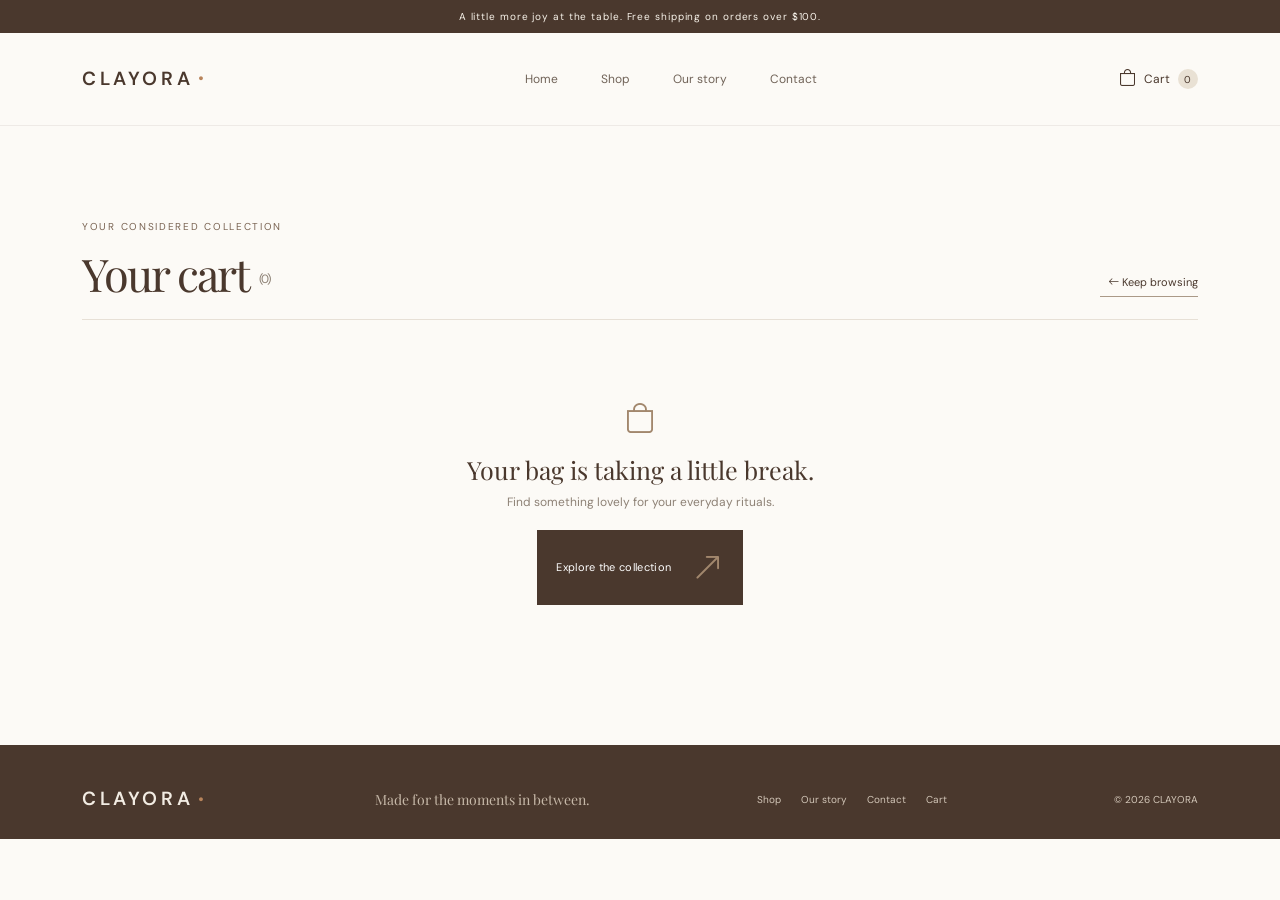
<file: CLAYORA/cart.html>
<!doctype html>
<html lang="en">
<head>
  <meta charset="utf-8"><meta name="viewport" content="width=device-width, initial-scale=1"><meta name="theme-color" content="#f7f4ed">
  <title>Your cart — CLAYORA</title>
  <link rel="preconnect" href="https://fonts.googleapis.com"><link rel="preconnect" href="https://fonts.gstatic.com" crossorigin><link href="https://fonts.googleapis.com/css2?family=DM+Sans:wght@400;500;600;700&family=Playfair+Display:wght@400;500;600&display=swap" rel="stylesheet">
  <link href="https://cdn.jsdelivr.net/npm/bootstrap@5.3.3/dist/css/bootstrap.min.css" rel="stylesheet"><link href="https://cdn.jsdelivr.net/npm/bootstrap-icons@1.11.3/font/bootstrap-icons.min.css" rel="stylesheet"><link href="css/styles.css" rel="stylesheet">
</head>
<body>
  <div class="announcement-bar">A little more joy at the table. Free shipping on orders over $100.</div>
  <nav class="navbar navbar-expand-lg site-nav sticky-top"><div class="container"><a class="navbar-brand clayora-wordmark" href="index.html">CLAYORA<span class="brand-mark">●</span></a><button class="navbar-toggler" type="button" data-bs-toggle="collapse" data-bs-target="#mainNav" aria-label="Toggle navigation"><span class="navbar-toggler-icon"></span></button><div class="collapse navbar-collapse" id="mainNav"><ul class="navbar-nav mx-auto"><li class="nav-item"><a class="nav-link" href="index.html">Home</a></li><li class="nav-item"><a class="nav-link" href="shop.html">Shop</a></li><li class="nav-item"><a class="nav-link" href="about.html">Our story</a></li><li class="nav-item"><a class="nav-link" href="contact.html">Contact</a></li></ul><a class="cart-link active" href="cart.html" aria-label="Shopping cart"><i class="bi bi-bag"></i><span>Cart</span><span class="cart-count" data-cart-count>0</span></a></div></div></nav>
  <main class="container cart-page section-pad">
    <div class="cart-heading"><div><span class="eyebrow">Your considered collection</span><h1>Your cart<span data-cart-item-count></span></h1></div><a class="text-link" href="shop.html"><i class="bi bi-arrow-left"></i> Keep browsing</a></div>
    <div class="cart-content"><div class="cart-items" data-cart-items></div><aside class="cart-summary" data-cart-summary></aside></div>
  </main>
  <footer class="site-footer"><div class="container footer-inner"><a class="navbar-brand clayora-wordmark" href="index.html">CLAYORA<span class="brand-mark">●</span></a><p>Made for the moments in between.</p><div class="footer-links"><a href="shop.html">Shop</a><a href="about.html">Our story</a><a href="contact.html">Contact</a><a href="cart.html">Cart</a></div><small>© <span data-year></span> CLAYORA</small></div></footer>
  <script src="https://cdn.jsdelivr.net/npm/bootstrap@5.3.3/dist/js/bootstrap.bundle.min.js"></script><script src="js/app.js"></script>
</body>
</html>
</file>
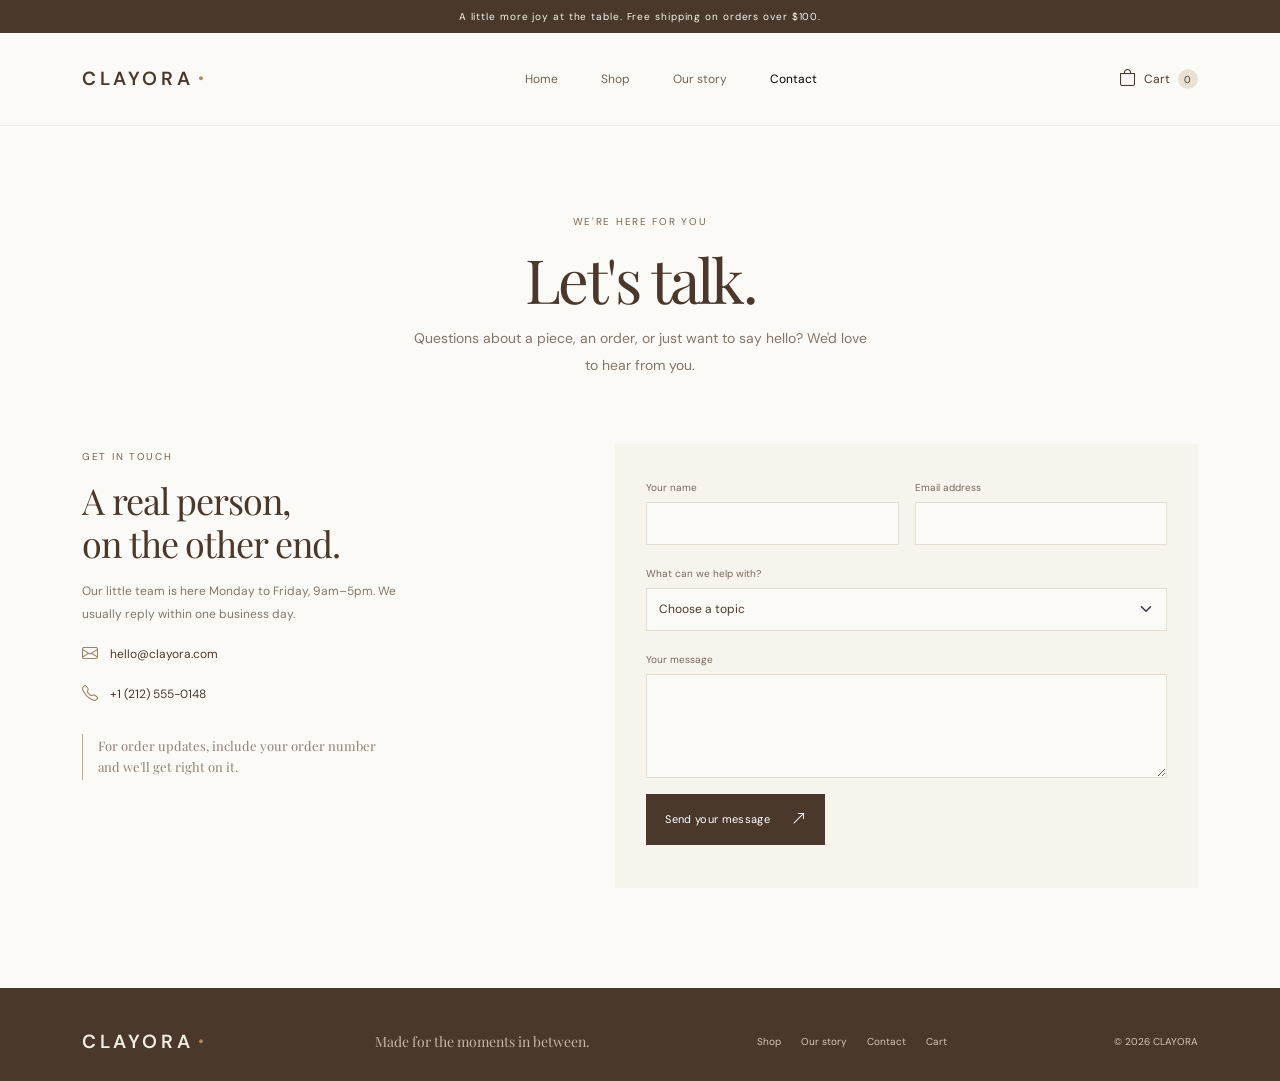
<file: CLAYORA/contact.html>
<!doctype html>
<html lang="en">
<head>
  <meta charset="utf-8"><meta name="viewport" content="width=device-width, initial-scale=1"><meta name="theme-color" content="#f7f4ed">
  <title>Contact — CLAYORA</title>
  <link rel="preconnect" href="https://fonts.googleapis.com"><link rel="preconnect" href="https://fonts.gstatic.com" crossorigin><link href="https://fonts.googleapis.com/css2?family=DM+Sans:wght@400;500;600;700&family=Playfair+Display:wght@400;500;600&display=swap" rel="stylesheet">
  <link href="https://cdn.jsdelivr.net/npm/bootstrap@5.3.3/dist/css/bootstrap.min.css" rel="stylesheet"><link href="https://cdn.jsdelivr.net/npm/bootstrap-icons@1.11.3/font/bootstrap-icons.min.css" rel="stylesheet"><link href="css/styles.css" rel="stylesheet">
</head>
<body>
  <div class="announcement-bar">A little more joy at the table. Free shipping on orders over $100.</div>
  <nav class="navbar navbar-expand-lg site-nav sticky-top"><div class="container"><a class="navbar-brand clayora-wordmark" href="index.html">CLAYORA<span class="brand-mark">●</span></a><button class="navbar-toggler" type="button" data-bs-toggle="collapse" data-bs-target="#mainNav" aria-label="Toggle navigation"><span class="navbar-toggler-icon"></span></button><div class="collapse navbar-collapse" id="mainNav"><ul class="navbar-nav mx-auto"><li class="nav-item"><a class="nav-link" href="index.html">Home</a></li><li class="nav-item"><a class="nav-link" href="shop.html">Shop</a></li><li class="nav-item"><a class="nav-link" href="about.html">Our story</a></li><li class="nav-item"><a class="nav-link active" href="contact.html">Contact</a></li></ul><a class="cart-link" href="cart.html" aria-label="Shopping cart"><i class="bi bi-bag"></i><span>Cart</span><span class="cart-count" data-cart-count>0</span></a></div></div></nav>
  <main>
    <section class="page-hero container"><span class="eyebrow">We're here for you</span><h1>Let's talk.</h1><p>Questions about a piece, an order, or just want to say hello? We'd love to hear from you.</p></section>
    <section class="container contact-layout section-pad-top">
      <div class="contact-details"><span class="eyebrow">Get in touch</span><h2>A real person,<br>on the other end.</h2><p>Our little team is here Monday to Friday, 9am–5pm. We usually reply within one business day.</p><a href="mailto:hello@clayora.com"><i class="bi bi-envelope"></i> hello@clayora.com</a><a href="tel:+12125550148"><i class="bi bi-telephone"></i> +1 (212) 555-0148</a><div class="contact-note">For order updates, include your order number and we'll get right on it.</div></div>
      <form class="contact-form" data-contact-form><div class="row g-3"><div class="col-sm-6"><label for="contactName" class="form-label">Your name</label><input id="contactName" class="form-control" name="name" autocomplete="name" required></div><div class="col-sm-6"><label for="contactEmail" class="form-label">Email address</label><input id="contactEmail" class="form-control" name="email" type="email" autocomplete="email" required></div><div class="col-12"><label for="contactSubject" class="form-label">What can we help with?</label><select id="contactSubject" class="form-select" name="subject" required><option value="" selected disabled>Choose a topic</option><option>Order question</option><option>Product question</option><option>Something else</option></select></div><div class="col-12"><label for="contactMessage" class="form-label">Your message</label><textarea id="contactMessage" class="form-control" name="message" rows="5" required></textarea></div><div class="col-12"><button class="btn btn-earth" type="submit">Send your message <i class="bi bi-arrow-up-right"></i></button><p class="form-feedback" data-contact-feedback role="status"></p></div></div></form>
    </section>
  </main>
  <footer class="site-footer"><div class="container footer-inner"><a class="navbar-brand clayora-wordmark" href="index.html">CLAYORA<span class="brand-mark">●</span></a><p>Made for the moments in between.</p><div class="footer-links"><a href="shop.html">Shop</a><a href="about.html">Our story</a><a href="contact.html">Contact</a><a href="cart.html">Cart</a></div><small>© <span data-year></span> CLAYORA</small></div></footer>
  <script src="https://cdn.jsdelivr.net/npm/bootstrap@5.3.3/dist/js/bootstrap.bundle.min.js"></script><script src="js/app.js"></script>
</body>
</html>
</file>
<file: CLAYORA/css/styles.css>
:root {
  --cream: #f7f4ed;
  --paper: #fcfaf6;
  --sand: #e9e1d4;
  --brown: #4a382d;
  --brown-mid: #796352;
  --muted: #8d8175;
  --line: #e7e0d6;
  --serif: "Playfair Display", Georgia, serif;
  --sans: "DM Sans", Arial, sans-serif;
}

* { box-sizing: border-box; }
body { background: var(--paper); color: var(--brown); font-family: var(--sans); font-size: 15px; -webkit-font-smoothing: antialiased; }
a { color: inherit; text-decoration: none; }
a:hover { color: var(--brown-mid); }
.announcement-bar { background: var(--brown); color: #f9f4eb; text-align: center; padding: 9px 16px; font-size: 10px; letter-spacing: .09em; }
.site-nav { background: rgba(252,250,246,.96); border-bottom: 1px solid rgba(74,56,45,.08); z-index: 20; }
.site-nav .container { min-height: 76px; }
.navbar-brand { color: var(--brown); font-family: var(--serif); font-size: 23px; letter-spacing: -.06em; white-space: nowrap; }
.navbar-brand span { color: #a2876d; font-style: italic; }
.navbar-nav { gap: 27px; }
.nav-link { color: #706358; font-size: 12px; }
.nav-link:hover, .nav-link.active { color: var(--brown); }
.cart-link { display: inline-flex; gap: 8px; align-items: center; font-size: 12px; }
.cart-link i { font-size: 17px; }
.cart-count { display: inline-grid; place-items: center; min-width: 20px; height: 20px; border-radius: 50%; background: var(--sand); font-size: 10px; }
.navbar-toggler { border: 0; padding: 5px; box-shadow: none !important; }
.hero { position: relative; display: grid; grid-template-columns: .9fr 1.1fr; align-items: center; gap: 8%; min-height: 560px; padding-top: 50px; padding-bottom: 65px; }
.hero-copy { position: relative; z-index: 1; padding-left: 5%; }
.eyebrow { color: var(--brown-mid); display: inline-block; font-size: 10px; letter-spacing: .17em; line-height: 1.5; text-transform: uppercase; }
h1, h2, h3, p { margin-top: 0; }
.hero h1, .page-hero h1, .cart-heading h1 { font-family: var(--serif); font-size: clamp(44px, 5.3vw, 72px); font-weight: 400; letter-spacing: -.045em; line-height: 1.08; margin: 20px 0; }
h1 em, h2 em { color: #a2876d; font-weight: 400; }
.hero-copy > p, .page-hero > p { color: #82766b; font-size: 14px; line-height: 1.9; max-width: 370px; margin-bottom: 25px; }
.btn-earth { align-items: center; background: var(--brown); border: 1px solid var(--brown); border-radius: 0; color: white; display: inline-flex; font-size: 11px; gap: 22px; justify-content: center; letter-spacing: .03em; padding: 14px 18px; transition: background .2s ease; }
.btn-earth:hover { background: #624b3b; border-color: #624b3b; color: white; }
.btn-earth i { font-size: 14px; }
.hero-note { align-items: center; color: var(--muted); display: flex; font-size: 10px; gap: 11px; margin-top: 52px; }
.note-line { background: #b5a38f; height: 1px; width: 35px; }
.hero-image-wrap { height: 438px; position: relative; }
.hero-image { height: 100%; object-fit: cover; object-position: center; width: 100%; }
.image-caption { align-items: center; background: var(--paper); bottom: -1px; display: flex; font-family: var(--serif); font-size: 14px; justify-content: space-between; left: 0; min-width: 225px; padding: 16px 19px; position: absolute; }
.image-caption i { font-size: 15px; }
.hero-sparkle { color: #b6a086; font-size: 33px; position: absolute; right: 0; top: 55px; }
.section-pad { padding-bottom: 90px; padding-top: 88px; }
.section-pad-top { padding-bottom: 90px; padding-top: 28px; }
.categories-section { background: var(--cream); }
.section-heading { align-items: end; display: flex; justify-content: space-between; margin-bottom: 31px; }
.section-heading h2, .story-copy h2, .contact-details h2 { font-family: var(--serif); font-size: clamp(28px, 3vw, 39px); font-weight: 400; letter-spacing: -.03em; margin: 10px 0 0; }
.text-link { border-bottom: 1px solid #aa9987; color: var(--brown); display: inline-block; font-size: 11px; padding-bottom: 6px; white-space: nowrap; }
.text-link i { margin-left: 8px; }
.category-grid { display: grid; gap: 17px; grid-template-columns: repeat(4, 1fr); }
.category-card { color: var(--brown); display: block; font-family: var(--serif); font-size: 16px; }
.category-card img { aspect-ratio: 1 / 1.14; background: var(--sand); display: block; margin-bottom: 13px; object-fit: cover; width: 100%; }
.category-card span { align-items: center; display: flex; justify-content: space-between; }
.category-card i { font-family: var(--sans); font-size: 13px; }
.featured-section { background: var(--paper); }
.product-card { height: 100%; }
.product-image-wrap { background: var(--cream); overflow: hidden; position: relative; }
.product-image { aspect-ratio: 1 / 1.08; display: block; object-fit: cover; transition: transform .45s ease; width: 100%; }
.product-card:hover .product-image { transform: scale(1.035); }
.product-badge { background: var(--paper); font-size: 9px; left: 11px; letter-spacing: .1em; padding: 7px 9px; position: absolute; text-transform: uppercase; top: 11px; }
.product-info { padding-top: 13px; }
.product-info h3 { font-family: var(--serif); font-size: 16px; font-weight: 400; margin: 0 0 5px; }
.product-meta { align-items: center; color: var(--muted); display: flex; font-size: 10px; justify-content: space-between; }
.product-price { color: var(--brown); font-size: 12px; }
.product-add { background: transparent; border: 1px solid var(--line); color: var(--brown); font-size: 10px; margin-top: 12px; padding: 8px 11px; transition: .2s ease; width: 100%; }
.product-add:hover { background: var(--brown); border-color: var(--brown); color: white; }
.quote-band { background: #eee7dc; padding: 70px 0 75px; text-align: center; }
.quote-inner p { font-family: var(--serif); font-size: clamp(25px, 3vw, 36px); line-height: 1.35; margin: 3px 0 15px; }
.quote-mark { color: #a88d70; display: block; font-family: var(--serif); font-size: 52px; line-height: .8; }
.quote-inner .eyebrow { font-size: 9px; }
.site-footer { background: var(--brown); color: #f2ece3; padding: 40px 0 25px; }
.footer-inner { align-items: center; display: flex; flex-wrap: wrap; gap: 12px 30px; justify-content: space-between; }
.site-footer .navbar-brand { color: #f2ece3; }
.site-footer p { color: #c6b8a8; font-family: var(--serif); font-size: 14px; margin: 0; }
.footer-links { display: flex; gap: 20px; }
.footer-links a, .site-footer small { color: #d3c7b9; font-size: 10px; }
.page-hero { padding-bottom: 37px; padding-top: 83px; text-align: center; }
.page-hero h1 { font-size: clamp(42px, 5vw, 61px); margin: 14px 0; }
.page-hero > p { margin: 0 auto; max-width: 460px; }
.shop-layout { display: grid; gap: 45px; grid-template-columns: 175px 1fr; }
.sidebar-title { font-family: var(--serif); font-size: 18px; font-weight: 400; margin: 0 0 17px; }
.category-filters { display: flex; flex-direction: column; gap: 1px; }
.category-filter { background: none; border: 0; color: #807469; cursor: pointer; font-size: 11px; padding: 8px 0; text-align: left; }
.category-filter:hover, .category-filter.active { color: var(--brown); }
.category-filter.active { font-weight: 700; }
.shop-toolbar { align-items: center; border-bottom: 1px solid var(--line); color: var(--muted); display: flex; font-size: 10px; justify-content: space-between; margin-bottom: 20px; padding: 0 0 13px; }
.search-box { align-items: center; border-bottom: 1px solid #d6cec3; display: flex; gap: 9px; padding: 5px 0; }
.search-box input { background: transparent; border: 0; color: var(--brown); font: inherit; outline: 0; width: 145px; }
.search-box input::placeholder { color: #9c9185; }
.empty-state { color: var(--muted); font-family: var(--serif); padding: 70px 10px; text-align: center; }
.story-feature { align-items: center; display: grid; gap: 10%; grid-template-columns: 1.05fr .95fr; padding-bottom: 85px; padding-top: 20px; }
.story-image img { display: block; height: 420px; object-fit: cover; width: 100%; }
.story-copy { max-width: 440px; }
.story-copy h2 { font-size: 37px; margin: 13px 0 17px; }
.story-copy p, .contact-details > p { color: #82766b; font-size: 12px; line-height: 1.9; margin-bottom: 15px; }
.story-copy .btn { margin-top: 8px; }
.values-section { background: var(--cream); }
.value-card { border-top: 1px solid #d8cfc2; padding-top: 19px; }
.value-card > span { color: #a2876d; font-size: 10px; }
.value-card h3 { font-family: var(--serif); font-size: 21px; font-weight: 400; margin: 16px 0 8px; }
.value-card p { color: #82766b; font-size: 12px; line-height: 1.8; margin: 0; max-width: 310px; }
.contact-layout { display: grid; gap: 13%; grid-template-columns: .8fr 1.2fr; padding-bottom: 100px; }
.contact-details h2 { font-size: 36px; line-height: 1.2; margin: 13px 0 15px; }
.contact-details > p { max-width: 330px; }
.contact-details > a { align-items: center; display: flex; font-size: 12px; gap: 12px; margin: 16px 0; }
.contact-details > a i { color: #9b8064; font-size: 16px; }
.contact-note { border-left: 1px solid #baa891; color: var(--muted); font-family: var(--serif); font-size: 13px; line-height: 1.6; margin-top: 28px; max-width: 300px; padding: 2px 0 2px 15px; }
.contact-form { background: var(--cream); padding: 31px; }
.form-label { color: #75685d; font-size: 10px; margin-bottom: 7px; }
.form-control, .form-select { background-color: var(--paper); border: 1px solid #e4ddd2; border-radius: 0; color: var(--brown); font-family: var(--sans); font-size: 12px; min-height: 43px; }
.form-control:focus, .form-select:focus { background-color: var(--paper); border-color: #a9947d; box-shadow: 0 0 0 .15rem rgba(121,99,82,.12); }
.form-feedback { color: #567152; font-size: 11px; margin: 12px 0 0; }
.cart-page { min-height: 60vh; }
.cart-heading { align-items: end; border-bottom: 1px solid var(--line); display: flex; justify-content: space-between; padding-bottom: 22px; }
.cart-heading h1 { font-size: 45px; margin: 12px 0 0; }
.cart-heading h1 span { color: var(--muted); font-family: var(--sans); font-size: 12px; margin-left: 10px; vertical-align: middle; }
.cart-content { align-items: start; display: grid; gap: 7%; grid-template-columns: 1fr 310px; padding-top: 26px; }
.cart-content.is-empty { grid-template-columns: 1fr; }
.cart-item { align-items: center; border-bottom: 1px solid var(--line); display: grid; gap: 18px; grid-template-columns: 95px 1fr auto; padding: 16px 0; }
.cart-item img { aspect-ratio: 1; background: var(--cream); object-fit: cover; width: 95px; }
.cart-item h2 { font-family: var(--serif); font-size: 16px; font-weight: 400; margin: 0 0 5px; }
.cart-item-category { color: var(--muted); font-size: 10px; }
.cart-item-price { font-size: 12px; margin-top: 8px; }
.quantity-control { align-items: center; border: 1px solid var(--line); display: inline-flex; margin-top: 11px; }
.quantity-control button { background: none; border: 0; color: var(--brown); height: 27px; width: 27px; }
.quantity-control span { font-size: 11px; min-width: 24px; text-align: center; }
.cart-remove { background: none; border: 0; color: #8d8175; font-size: 10px; margin-left: 12px; text-decoration: underline; }
.cart-item-total { font-size: 12px; white-space: nowrap; }
.cart-summary { background: var(--cream); padding: 23px; }
.cart-summary h2 { font-family: var(--serif); font-size: 20px; font-weight: 400; margin-bottom: 20px; }
.summary-row { color: #71655a; display: flex; font-size: 11px; justify-content: space-between; padding: 10px 0; }
.summary-row.total { border-top: 1px solid #ded5c8; color: var(--brown); font-size: 13px; margin-top: 7px; padding-top: 17px; }
.shipping-note { color: var(--muted); font-size: 10px; line-height: 1.6; margin: 9px 0 17px; }
.checkout-button { width: 100%; }
.cart-empty { padding: 50px 20px; text-align: center; }
.cart-empty i { color: #a2876d; font-size: 30px; }
.cart-empty h2 { font-family: var(--serif); font-size: 25px; font-weight: 400; margin: 14px 0 8px; }
.cart-empty p { color: var(--muted); font-size: 12px; margin-bottom: 19px; }

@media (max-width: 991.98px) {
  .navbar-nav { gap: 8px; padding: 15px 0; }
  .cart-link { padding-bottom: 12px; }
  .hero { gap: 5%; min-height: 460px; }
  .hero-image-wrap { height: 370px; }
  .hero-copy { padding-left: 0; }
  .shop-layout { gap: 25px; grid-template-columns: 145px 1fr; }
  .contact-layout { gap: 7%; }
}
@media (max-width: 767.98px) {
  .announcement-bar { font-size: 9px; }
  .site-nav .container { min-height: 66px; }
  .hero { gap: 30px; grid-template-columns: 1fr; padding-bottom: 48px; padding-top: 42px; }
  .hero-copy { padding: 0 4px; }
  .hero h1 { font-size: clamp(47px, 11vw, 66px); }
  .hero-note { margin-top: 28px; }
  .hero-image-wrap { height: min(94vw, 420px); }
  .hero-sparkle { right: 15px; top: 35px; }
  .section-pad { padding-bottom: 60px; padding-top: 60px; }
  .category-grid { gap: 22px 13px; grid-template-columns: repeat(2, 1fr); }
  .section-heading { align-items: start; gap: 15px; }
  .section-heading .text-link { margin-top: 8px; }
  .section-heading h2 { font-size: 28px; }
  .footer-inner { justify-content: center; text-align: center; }
  .footer-links { flex-basis: 100%; justify-content: center; }
  .site-footer small { flex-basis: 100%; }
  .page-hero { padding-bottom: 20px; padding-top: 60px; }
  .shop-layout { display: block; padding-top: 10px; }
  .shop-sidebar { margin-bottom: 22px; }
  .sidebar-title { display: none; }
  .category-filters { flex-direction: row; gap: 8px; overflow-x: auto; padding: 0 0 8px; }
  .category-filter { border: 1px solid var(--line); flex: 0 0 auto; padding: 8px 12px; }
  .category-filter.active { background: var(--brown); border-color: var(--brown); color: white; }
  .shop-toolbar { gap: 12px; }
  .story-feature { gap: 28px; grid-template-columns: 1fr; padding-bottom: 55px; }
  .story-image img { height: min(80vw, 390px); }
  .story-copy h2 { font-size: 31px; }
  .contact-layout { gap: 35px; grid-template-columns: 1fr; padding-top: 10px; }
  .contact-form { padding: 22px; }
  .cart-content { gap: 25px; grid-template-columns: 1fr; }
  .cart-summary { grid-row: 1; }
}
@media (max-width: 420px) {
  .product-grid { --bs-gutter-x: 12px; --bs-gutter-y: 20px; }
  .product-info h3 { font-size: 14px; }
  .section-heading .text-link { font-size: 9px; }
  .cart-item { gap: 11px; grid-template-columns: 72px 1fr auto; }
  .cart-item img { width: 72px; }
  .cart-item-total { font-size: 10px; }
  .search-box input { width: 125px; }
}

.home-hero { gap: 7%; min-height: 635px; padding-bottom: 78px; padding-top: 65px; }
.home-hero .hero-copy { padding-left: 2%; }
.home-hero .eyebrow-star { color: #a2876d; font-size: 15px; margin-right: 7px; vertical-align: -1px; }
.home-hero h1 { font-size: clamp(54px, 6vw, 82px); line-height: 1.02; margin: 25px 0 22px; }
.home-hero .hero-copy > p { font-size: 14px; max-width: 350px; }
.home-hero .btn-earth { box-shadow: 7px 7px 0 #e9e1d4; padding: 16px 21px; }
.home-hero .hero-note { margin-top: 47px; }
.home-hero .hero-image-wrap { height: 500px; }
.home-hero .hero-image { object-position: center 52%; }
.home-hero .image-caption { bottom: 20px; left: -28px; min-width: 245px; }
.hero-image-index { color: white; font-size: 9px; letter-spacing: .16em; position: absolute; right: 18px; top: 17px; }
.hero-image-index span { color: #e6d5bd; margin: 0 5px; }
.hero-side-note { color: #a2876d; font-family: var(--serif); font-size: 12px; letter-spacing: .1em; position: absolute; right: -44px; top: 49%; transform: rotate(90deg) translateX(50%); transform-origin: right center; }
.home-promises { border-bottom: 1px solid var(--line); border-top: 1px solid var(--line); }
.home-promises-inner { align-items: center; display: grid; grid-template-columns: repeat(3, 1fr); min-height: 77px; }
.home-promises-inner span { align-items: center; color: #74675b; display: flex; font-size: 10px; gap: 11px; justify-content: center; letter-spacing: .04em; }
.home-promises-inner span + span { border-left: 1px solid var(--line); }
.home-promises-inner i { color: #a2876d; font-size: 16px; }
.categories-section { padding-bottom: 98px; padding-top: 94px; }
.category-grid { gap: 20px; }
.category-card { overflow: hidden; }
.category-card img { aspect-ratio: 1 / 1.2; margin-bottom: 15px; transition: transform .6s cubic-bezier(.2,.7,.2,1); }
.category-card:hover img { transform: scale(1.035); }
.category-card span { font-size: 17px; }
.category-card i { transition: transform .2s ease; }
.category-card:hover i { transform: translate(3px,-3px); }
.home-story { background: #f0ebe2; overflow: hidden; padding: 90px 0; }
.home-story-inner { align-items: center; display: grid; gap: 12%; grid-template-columns: 1.08fr .92fr; }
.home-story-image { position: relative; }
.home-story-image img { display: block; height: 415px; object-fit: cover; width: 100%; }
.home-story-image > span { background: var(--paper); bottom: 17px; color: var(--brown); font-family: var(--serif); font-size: 13px; left: -18px; padding: 14px 19px; position: absolute; }
.home-story-copy { max-width: 390px; padding: 30px 0; }
.home-story-copy h2 { font-family: var(--serif); font-size: clamp(42px, 5vw, 62px); font-weight: 400; letter-spacing: -.05em; line-height: 1.08; margin: 17px 0; }
.home-story-copy > p { color: #82766b; font-size: 13px; line-height: 1.9; margin: 0 0 22px; max-width: 330px; }
.home-story-copy .text-link { font-size: 11px; }
.story-page-hero { padding-bottom: 50px; padding-top: 91px; }
.story-page-hero h1 { font-size: clamp(48px, 6.1vw, 78px); line-height: 1.06; margin: 19px 0; }
.story-page-hero > p { font-size: 13px; }
.story-scroll { align-items: center; color: var(--brown-mid); display: inline-flex; font-size: 9px; gap: 11px; letter-spacing: .1em; margin-top: 28px; text-transform: uppercase; }
.story-scroll i { font-size: 14px; }
.story-feature { gap: 11%; grid-template-columns: 1.08fr .92fr; padding-bottom: 100px; padding-top: 12px; scroll-margin-top: 100px; }
.story-image { position: relative; }
.story-image img { height: 510px; }
.story-image-label { background: var(--paper); bottom: 22px; font-family: var(--serif); font-size: 13px; left: -18px; padding: 14px 18px; position: absolute; }
.story-image-number { color: white; font-size: 9px; letter-spacing: .14em; position: absolute; right: 16px; top: 17px; }
.story-copy { max-width: 430px; }
.story-copy h2 { font-size: clamp(36px, 4vw, 49px); line-height: 1.12; margin: 17px 0; }
.story-copy h2 em { color: #a2876d; }
.story-copy p { font-size: 13px; line-height: 2; }
.story-copy .btn { margin-top: 8px; }
.story-signoff { border-top: 1px solid var(--line); display: flex; flex-direction: column; gap: 4px; margin-top: 37px; padding-top: 15px; }
.story-signoff span { color: var(--muted); font-family: var(--serif); font-size: 12px; font-style: italic; }
.story-signoff strong { font-family: var(--serif); font-size: 17px; font-weight: 400; }
.values-section { padding-bottom: 93px; padding-top: 88px; }
.values-section .section-heading { margin-bottom: 38px; }
.value-card { background: var(--paper); border: 1px solid #e6dfd5; height: 100%; min-height: 205px; padding: 25px 24px; transition: transform .25s ease, box-shadow .25s ease; }
.value-card:hover { box-shadow: 0 14px 35px rgba(74,56,45,.07); transform: translateY(-4px); }
.value-card > span { letter-spacing: .12em; }
.value-card h3 { font-size: 23px; margin: 27px 0 10px; }
.value-card p { font-size: 12px; line-height: 1.9; }
.story-closing { background: var(--brown); color: #f6f0e8; padding: 67px 0 74px; text-align: center; }
.story-closing-inner .quote-mark { color: #c1a17f; }
.story-closing-inner > p { font-family: var(--serif); font-size: clamp(36px, 5vw, 57px); letter-spacing: -.035em; line-height: 1.1; margin: 8px 0 22px; }
.story-closing-inner > p em { color: #d3b99a; }
.story-closing .text-link { border-color: #bca88f; color: #f6f0e8; }

@media (max-width: 991.98px) {
  .home-hero { min-height: 540px; }
  .home-hero .hero-image-wrap { height: 420px; }
  .hero-side-note { display: none; }
  .story-image img { height: 440px; }
}
@media (max-width: 767.98px) {
  .home-hero { gap: 28px; min-height: auto; padding-bottom: 47px; padding-top: 42px; }
  .home-hero h1 { font-size: clamp(49px, 11vw, 69px); margin: 18px 0; }
  .home-hero .hero-note { margin-top: 27px; }
  .home-hero .hero-image-wrap { height: min(105vw, 450px); }
  .home-hero .image-caption { bottom: 12px; left: -1px; min-width: 218px; padding: 13px 15px; }
  .hero-image-index { font-size: 8px; }
  .home-promises-inner { gap: 14px; grid-template-columns: 1fr; padding-bottom: 17px; padding-top: 17px; }
  .home-promises-inner span { justify-content: flex-start; }
  .home-promises-inner span + span { border-left: 0; }
  .categories-section { padding-bottom: 60px; padding-top: 60px; }
  .category-grid { gap: 20px 13px; }
  .category-card img { aspect-ratio: 1 / 1.12; margin-bottom: 10px; }
  .category-card span { font-size: 15px; }
  .home-story { padding: 57px 0; }
  .home-story-inner { gap: 28px; grid-template-columns: 1fr; }
  .home-story-image img { height: min(82vw, 380px); }
  .home-story-image > span { bottom: 12px; left: 0; font-size: 12px; padding: 12px 14px; }
  .home-story-copy { padding: 0; }
  .home-story-copy h2 { font-size: 46px; }
  .story-page-hero { padding-bottom: 35px; padding-top: 60px; }
  .story-page-hero h1 { font-size: clamp(43px, 10vw, 63px); }
  .story-feature { gap: 31px; padding-bottom: 62px; padding-top: 8px; }
  .story-image img { height: min(105vw, 430px); }
  .story-image-label { bottom: 13px; left: 0; font-size: 12px; padding: 12px 14px; }
  .story-copy h2 { font-size: 37px; }
  .story-signoff { margin-top: 25px; }
  .values-section { padding-bottom: 60px; padding-top: 60px; }
  .value-card { min-height: 0; padding: 21px; }
  .value-card h3 { margin-top: 18px; }
}

.home-hero {
  background: #f2ede4;
  margin-bottom: 30px;
  margin-top: 30px;
  max-width: 1320px;
  padding: 66px 62px 76px;
}
.home-hero .hero-image-wrap { outline: 1px solid rgba(255,255,255,.55); outline-offset: -12px; }
.home-hero .hero-image { filter: saturate(.88); }
.home-hero .hero-copy { padding-left: 1%; }
.home-hero .hero-side-note { right: 12px; }
.home-hero .hero-image-index { background: rgba(57,43,33,.46); padding: 9px 11px; right: 25px; top: 25px; }
.home-hero .image-caption { bottom: 20px; left: -24px; }
.category-grid { counter-reset: collection; }
.category-card { counter-increment: collection; position: relative; }
.category-card::after {
  background: rgba(252,250,246,.94);
  color: var(--brown-mid);
  content: "0" counter(collection);
  font-size: 9px;
  left: 12px;
  letter-spacing: .12em;
  padding: 7px 9px;
  position: absolute;
  top: 12px;
}
.home-story-image img { outline: 1px solid rgba(255,255,255,.7); outline-offset: -12px; }
.story-page-hero { background: #f2ede4; margin-top: 28px; max-width: 1320px; padding-bottom: 75px; padding-top: 78px; }
.story-page-hero h1 { margin-top: 23px; }
.story-feature { padding-bottom: 110px; padding-top: 48px; }
.story-image img { outline: 1px solid rgba(255,255,255,.65); outline-offset: -13px; }
.story-image-label { box-shadow: 5px 5px 0 rgba(74,56,45,.08); }
.story-closing { position: relative; }
.story-closing::before, .story-closing::after { border: 1px solid rgba(211,185,154,.2); content: ""; height: 1px; left: 0; position: absolute; right: 0; }
.story-closing::before { top: 12px; }
.story-closing::after { bottom: 12px; }

@media (max-width: 767.98px) {
  .home-hero { margin-bottom: 0; margin-top: 12px; padding: 37px 20px 40px; }
  .home-hero .hero-image-wrap { outline-offset: -8px; }
  .home-hero .image-caption { bottom: 12px; left: -8px; }
  .category-card::after { left: 8px; top: 8px; }
  .story-page-hero { margin-top: 12px; padding: 53px 20px 43px; }
  .story-feature { grid-template-columns: 1fr; padding-bottom: 62px; padding-top: 24px; }
  .story-image img { outline-offset: -9px; }
}

@media (prefers-reduced-motion: no-preference) {
  .home-hero .hero-copy, .story-page-hero > * { animation: editorial-arrive .7s both; }
  .home-hero .hero-image-wrap { animation: editorial-arrive .9s .12s both; }
  .home-hero .hero-copy > *:nth-child(2) { animation-delay: .08s; }
  .home-hero .hero-copy > *:nth-child(3) { animation-delay: .14s; }
  @keyframes editorial-arrive {
    from { opacity: 0; transform: translateY(12px); }
    to { opacity: 1; transform: translateY(0); }
  }
}

/* Final art direction for the home and story pages. */
.home-hero {
  align-items: center;
  background: #f4f0e9;
  gap: 7%;
  margin-bottom: 0;
  margin-top: 0;
  min-height: 610px;
  padding: 58px 56px;
}
.home-hero .hero-copy { max-width: 490px; padding-left: 0; }
.home-hero .eyebrow { color: #806b56; }
.home-hero .hero-copy > .eyebrow { letter-spacing: .13em; }
.home-hero h1 { font-size: clamp(54px, 5.6vw, 76px); line-height: 1.04; margin: 24px 0 19px; }
.home-hero h1 em { color: #9d7c5e; }
.home-hero .hero-copy > p { color: #766b60; font-size: 14px; line-height: 1.85; max-width: 350px; }
.home-hero .btn-earth { box-shadow: none; padding: 15px 19px; }
.home-hero .hero-note { margin-top: 35px; }
.home-hero .hero-image-wrap { height: 475px; outline: 0; }
.home-hero .hero-image { filter: none; object-position: center; }
.home-hero .hero-image-wrap::after { border: 1px solid rgba(255,255,255,.55); content: ""; inset: 12px; pointer-events: none; position: absolute; }
.home-hero .image-caption { bottom: 25px; left: 0; min-width: 235px; }
.home-hero .hero-image-index { background: transparent; color: white; font-size: 9px; padding: 0; right: 27px; top: 26px; }
.home-hero .hero-side-note { display: none; }
.home-promises-inner span { font-size: 11px; }
.categories-section { background: #f8f6f1; }
.category-card::after { display: none; }
.category-card img { aspect-ratio: 1 / 1.08; }
.category-card span { font-size: 16px; }
.home-story { background: #f1ede5; }
.home-story-image img { height: 440px; outline: 0; }
.home-story-image::after { border: 1px solid rgba(255,255,255,.7); content: ""; inset: 11px; pointer-events: none; position: absolute; }
.home-story-image > span { bottom: 0; left: 0; }
.home-story-copy h2 { font-size: clamp(43px, 4.7vw, 61px); }
.story-page-hero {
  align-items: center;
  background: #f4f0e9;
  display: grid;
  gap: 8%;
  grid-template-columns: .92fr 1.08fr;
  margin-bottom: 0;
  margin-top: 0;
  max-width: 1320px;
  padding: 58px 56px;
  text-align: left;
}
.story-page-copy { padding: 10px 0; }
.story-page-copy > .eyebrow { color: #806b56; }
.story-page-copy h1 { font-size: clamp(46px, 4.4vw, 60px); line-height: 1.08; margin: 23px 0 20px; }
.story-title-break { display: none; }
.story-page-copy h1 em { color: #9d7c5e; }
.story-page-copy > p { color: #766b60; font-size: 13px; line-height: 1.9; margin: 0 0 23px; max-width: 370px; }
.story-page-copy .btn-earth { padding: 14px 18px; }
.story-hero-note { color: #8d8175; display: block; font-family: var(--serif); font-size: 13px; font-style: italic; margin-top: 26px; }
.story-page-image { height: 440px; position: relative; }
.story-page-image img { display: block; height: 100%; object-fit: cover; width: 100%; }
.story-page-image::after { border: 1px solid rgba(255,255,255,.6); content: ""; inset: 12px; pointer-events: none; position: absolute; }
.story-page-image span { background: var(--paper); bottom: 24px; font-family: var(--serif); font-size: 13px; left: 0; padding: 14px 17px; position: absolute; z-index: 1; }
.story-feature { gap: 9%; padding-bottom: 95px; padding-top: 85px; }
.story-image img { height: 470px; outline: 0; }
.story-image::after { border: 1px solid rgba(255,255,255,.6); content: ""; inset: 12px; pointer-events: none; position: absolute; }
.story-image-label { bottom: 22px; left: 0; z-index: 1; }
.story-image-number { right: 26px; top: 25px; z-index: 1; }
.story-copy h2 { font-size: clamp(37px, 4vw, 49px); }
.story-copy p { color: #766b60; }
.values-section { background: #f1ede5; }
.value-card { background: rgba(252,250,246,.8); border: 0; border-top: 1px solid #d8cfc2; box-shadow: none; min-height: 190px; padding: 23px 19px; }
.value-card:hover { box-shadow: none; transform: translateY(-3px); }
.story-closing { background: #49372b; }
.story-closing::before, .story-closing::after { display: none; }

@media (max-width: 991.98px) {
  .home-hero { gap: 5%; min-height: 540px; padding: 43px 32px; }
  .home-hero h1 { font-size: clamp(48px, 6vw, 65px); }
  .home-hero .hero-image-wrap { height: 400px; }
  .story-page-hero { gap: 5%; padding: 43px 32px; }
  .story-page-copy h1 { font-size: clamp(34px, 4.3vw, 42px); }
  .story-title-break { display: initial; }
  .story-page-image { height: 390px; }
}
@media (max-width: 767.98px) {
  .home-hero { gap: 30px; padding: 39px 21px 31px; }
  .home-hero h1 { font-size: clamp(49px, 11vw, 66px); }
  .home-hero .hero-image-wrap { height: min(105vw, 425px); }
  .home-hero .hero-note { margin-top: 25px; }
  .home-hero .image-caption { bottom: 12px; left: 0; }
  .home-hero .hero-image-wrap::after, .home-story-image::after, .story-page-image::after, .story-image::after { inset: 8px; }
  .home-promises-inner { gap: 12px; }
  .category-card img { aspect-ratio: 1 / 1.12; }
  .story-page-hero { gap: 28px; grid-template-columns: 1fr; padding: 39px 21px 21px; }
  .story-page-copy { padding: 0; }
  .story-page-copy h1 { font-size: clamp(39px, 10vw, 53px); }
  .story-page-image { height: min(95vw, 390px); }
  .story-page-image span { bottom: 12px; }
  .story-hero-note { margin-top: 18px; }
  .story-feature { gap: 30px; padding-bottom: 57px; padding-top: 55px; }
  .story-image img { height: min(100vw, 400px); }
  .story-image-label { bottom: 13px; }
  .story-copy h2 { font-size: 36px; }
  .values-section { background: #f1ede5; }
}

.clayora-wordmark {
  align-items: center;
  display: inline-flex;
  font-family: var(--sans);
  font-size: 19px;
  font-weight: 600;
  letter-spacing: .19em;
}
.clayora-wordmark .brand-mark {
  color: #b8845b;
  font-size: 9px;
  font-style: normal;
  margin-left: 5px;
}
.site-footer .clayora-wordmark { color: #f2ece3; }
.home-hero.container {
  background: #35433a;
  gap: 7%;
  grid-template-columns: .82fr 1.18fr;
  margin: 0;
  max-width: none;
  min-height: min(690px, calc(100vh - 120px));
  padding: 66px max(6vw, calc((100vw - 1200px) / 2));
  width: 100%;
}
.home-hero .hero-copy { max-width: 510px; }
.home-hero .hero-copy > .eyebrow { color: #d7b58b; font-size: 10px; letter-spacing: .2em; }
.home-hero h1 { color: #faf6ef; font-size: clamp(56px, 6vw, 82px); letter-spacing: -.055em; line-height: 1.02; margin: 30px 0 23px; }
.home-hero h1 em { color: #d6b38d; }
.home-hero .hero-copy > p { color: #e2ddd4; font-size: 14px; line-height: 1.9; max-width: 350px; }
.home-hero .btn-earth { background: #eee5d7; border-color: #eee5d7; color: #35433a; }
.home-hero .btn-earth:hover { background: white; border-color: white; color: #35433a; }
.home-hero .hero-note { color: #d4c9b8; font-size: 10px; margin-top: 40px; }
.home-hero .note-line { background: #b89a77; }
.home-hero .hero-image-wrap { height: min(520px, calc(100vh - 200px)); min-height: 390px; }
.home-hero .hero-image-wrap::after { border-color: rgba(255,255,255,.62); inset: 14px; }
.home-hero .hero-image { object-position: center; }
.home-hero .image-caption { bottom: 14px; left: 14px; min-width: 250px; }
.home-hero .hero-image-index { color: white; right: 28px; top: 28px; }
.home-promises { background: #faf8f3; }
.categories-section { background: #f2eee6; }
.featured-section { background: #fbfaf7; }
.home-story { background: #e9e1d4; }
.home-story-copy .eyebrow { color: #796352; }
.story-page-hero.container {
  background: #f1ede5;
  gap: 8%;
  margin: 0;
  max-width: none;
  padding: 67px max(6vw, calc((100vw - 1200px) / 2));
  width: 100%;
}
.story-page-copy h1 { font-size: clamp(43px, 4.3vw, 62px); letter-spacing: -.05em; }
.story-page-copy h1 em { color: #9c7959; }
.story-page-copy > p { font-size: 14px; }
.story-page-image { height: 465px; }
.story-page-image::after, .story-image::after { border-color: rgba(255,255,255,.75); }
.story-feature { padding-bottom: 105px; padding-top: 95px; }
.story-copy h2 { font-size: clamp(38px, 4vw, 50px); }
.values-section { background: #f2eee6; }
.story-closing { background: #35433a; }
.story-closing-inner > p em { color: #d6b38d; }

@media (max-width: 991.98px) {
  .home-hero.container { gap: 5%; grid-template-columns: .9fr 1.1fr; min-height: 540px; padding: 48px 5vw; }
  .home-hero .hero-image-wrap { height: 420px; min-height: 0; }
  .home-hero h1 { font-size: clamp(48px, 6vw, 66px); }
  .story-page-hero.container { gap: 5%; padding: 50px 5vw; }
  .story-page-copy h1 { font-size: clamp(38px, 4.5vw, 48px); }
  .story-page-image { height: 390px; }
}
@media (max-width: 767.98px) {
  .clayora-wordmark { font-size: 18px; }
  .home-hero.container { gap: 28px; grid-template-columns: 1fr; min-height: 0; padding: 43px 24px 35px; }
  .home-hero h1 { font-size: clamp(50px, 12vw, 68px); margin: 22px 0 17px; }
  .home-hero .hero-copy > p { max-width: 330px; }
  .home-hero .hero-note { margin-top: 25px; }
  .home-hero .hero-image-wrap { height: min(95vw, 430px); min-height: 290px; }
  .home-hero .image-caption { bottom: 10px; left: 10px; min-width: 225px; padding: 13px 15px; }
  .home-hero .hero-image-index { right: 24px; top: 23px; }
  .story-page-hero.container { gap: 26px; grid-template-columns: 1fr; padding: 43px 24px 23px; }
  .story-page-copy h1 { font-size: clamp(42px, 10.5vw, 57px); }
  .story-page-image { height: min(93vw, 390px); }
  .story-feature { padding-bottom: 62px; padding-top: 59px; }
}

.values-section .section-heading { align-items: end; }
.values-hint { color: var(--muted); font-size: 10px; letter-spacing: .06em; }
.values-hint i { color: #a2876d; margin-left: 7px; }
.values-explorer {
  background: #fbfaf7;
  display: grid;
  grid-template-columns: 1fr 1fr;
  min-height: 390px;
}
.values-visual { min-height: 390px; overflow: hidden; position: relative; }
.values-visual img { height: 100%; inset: 0; object-fit: cover; position: absolute; transition: opacity .25s ease; width: 100%; }
.values-visual-caption { background: rgba(252,250,246,.95); bottom: 17px; font-family: var(--serif); font-size: 13px; left: 17px; padding: 12px 15px; position: absolute; }
.values-content { display: flex; flex-direction: column; justify-content: space-between; padding: 28px 36px 36px; }
.values-tabs { border-top: 1px solid var(--line); }
.value-tab {
  align-items: center;
  background: transparent;
  border: 0;
  border-bottom: 1px solid var(--line);
  color: #86796c;
  cursor: pointer;
  display: flex;
  font-family: var(--serif);
  font-size: clamp(16px, 1.7vw, 21px);
  gap: 15px;
  padding: 15px 3px;
  text-align: left;
  transition: color .2s ease, padding .2s ease;
  width: 100%;
}
.value-tab > span { color: #aa9076; font-family: var(--sans); font-size: 9px; letter-spacing: .1em; }
.value-tab > i { font-family: var(--sans); font-size: 12px; margin-left: auto; opacity: 0; transform: translate(-4px,4px); transition: .2s ease; }
.value-tab:hover, .value-tab.active { color: var(--brown); }
.value-tab.active { padding-left: 10px; }
.value-tab.active > i { opacity: 1; transform: translate(0,0); }
.value-tab:focus-visible { outline: 2px solid #9d7c5e; outline-offset: -2px; }
.value-detail { padding-top: 29px; }
.value-detail h3 { font-family: var(--serif); font-size: clamp(25px, 3vw, 34px); font-weight: 400; letter-spacing: -.03em; margin: 9px 0; }
.value-detail p { color: #766b60; font-size: 12px; line-height: 1.9; margin: 0 0 16px; max-width: 390px; }
.value-detail .text-link { font-size: 10px; }
@media (max-width: 767.98px) {
  .values-section .section-heading { align-items: start; }
  .values-hint { display: none; }
  .values-explorer { grid-template-columns: 1fr; }
  .values-visual { min-height: 0; }
  .values-visual img { height: auto; inset: auto; position: relative; aspect-ratio: 1.2 / 1; }
  .values-visual-caption { bottom: 12px; left: 12px; font-size: 12px; padding: 10px 12px; }
  .values-content { padding: 22px 20px 25px; }
  .value-tab { font-size: 17px; padding: 13px 2px; }
  .value-detail { padding-top: 23px; }
}
@media (prefers-reduced-motion: reduce) {
  .values-visual img, .value-tab, .value-tab > i { transition: none; }
}

.story-journey { background: #fbfaf7; padding: 82px 0 94px; }
.journey-heading { margin: 0 auto 34px; max-width: 600px; text-align: center; }
.journey-heading h2 { font-family: var(--serif); font-size: clamp(32px, 4vw, 46px); font-weight: 400; letter-spacing: -.04em; margin: 12px 0; }
.journey-heading h2 em { color: #9d7c5e; }
.journey-heading p { color: #766b60; font-size: 12px; line-height: 1.8; margin: 0 auto; max-width: 430px; }
.journey-panel { background: #f1ede5; display: grid; grid-template-columns: 1.05fr .95fr; min-height: 470px; }
.journey-image-wrap { min-height: 470px; overflow: hidden; position: relative; }
.journey-image-wrap img { display: block; height: 100%; inset: 0; object-fit: cover; position: absolute; transition: opacity .25s ease; width: 100%; }
.journey-image-caption { background: var(--paper); bottom: 18px; font-family: var(--serif); font-size: 13px; left: 18px; padding: 12px 15px; position: absolute; }
.journey-image-index { color: white; font-size: 9px; letter-spacing: .12em; position: absolute; right: 20px; top: 19px; }
.journey-content { display: flex; flex-direction: column; justify-content: space-between; padding: 29px 35px 27px; }
.journey-chapters { border-top: 1px solid #dcd4c8; }
.journey-chapter { align-items: center; background: transparent; border: 0; border-bottom: 1px solid #dcd4c8; color: #807469; cursor: pointer; display: flex; font-family: var(--serif); font-size: 16px; gap: 14px; padding: 13px 3px; text-align: left; transition: color .2s ease, padding .2s ease; width: 100%; }
.journey-chapter > span:first-child { color: #a2876d; font-family: var(--sans); font-size: 9px; letter-spacing: .1em; }
.journey-chapter > i { font-family: var(--sans); font-size: 12px; margin-left: auto; opacity: 0; transition: opacity .2s ease; }
.journey-chapter:hover, .journey-chapter.active { color: var(--brown); }
.journey-chapter.active { padding-left: 9px; }
.journey-chapter.active > i { opacity: 1; }
.journey-chapter:focus-visible, .journey-next:focus-visible { outline: 2px solid #9d7c5e; outline-offset: 3px; }
.journey-detail { min-height: 168px; padding: 25px 0 18px; }
.journey-detail h3 { font-family: var(--serif); font-size: clamp(24px, 2.5vw, 31px); font-weight: 400; letter-spacing: -.03em; margin: 8px 0 10px; }
.journey-detail > p { color: #766b60; font-size: 11px; line-height: 1.9; margin: 0; max-width: 400px; }
.journey-controls { align-items: center; border-top: 1px solid #dcd4c8; display: flex; justify-content: space-between; padding-top: 16px; }
.journey-progress { background: #dfd6c9; display: block; height: 2px; max-width: 145px; width: 36%; }
.journey-progress > span { background: #796352; display: block; height: 100%; transition: width .25s ease; width: 33.333%; }
.journey-next { background: transparent; border: 0; color: var(--brown); cursor: pointer; font-size: 10px; padding: 5px 0 5px 8px; }
.journey-next i { font-size: 13px; margin-left: 8px; }
@media (max-width: 767.98px) {
  .story-journey { padding: 58px 0 64px; }
  .journey-heading { margin-bottom: 24px; text-align: left; }
  .journey-panel { grid-template-columns: 1fr; }
  .journey-image-wrap { min-height: 0; }
  .journey-image-wrap img { height: auto; inset: auto; position: relative; aspect-ratio: 1.12 / 1; }
  .journey-image-caption { bottom: 12px; left: 12px; font-size: 12px; padding: 10px 12px; }
  .journey-image-index { right: 17px; top: 15px; }
  .journey-content { min-height: 365px; padding: 19px 19px 20px; }
  .journey-chapter { font-size: 15px; padding: 12px 2px; }
  .journey-detail { min-height: 180px; padding-top: 21px; }
  .journey-detail > p { font-size: 11px; }
}
@media (prefers-reduced-motion: reduce) {
  .journey-image-wrap img, .journey-chapter, .journey-chapter > i, .journey-progress > span { transition: none; }
}
</file>
